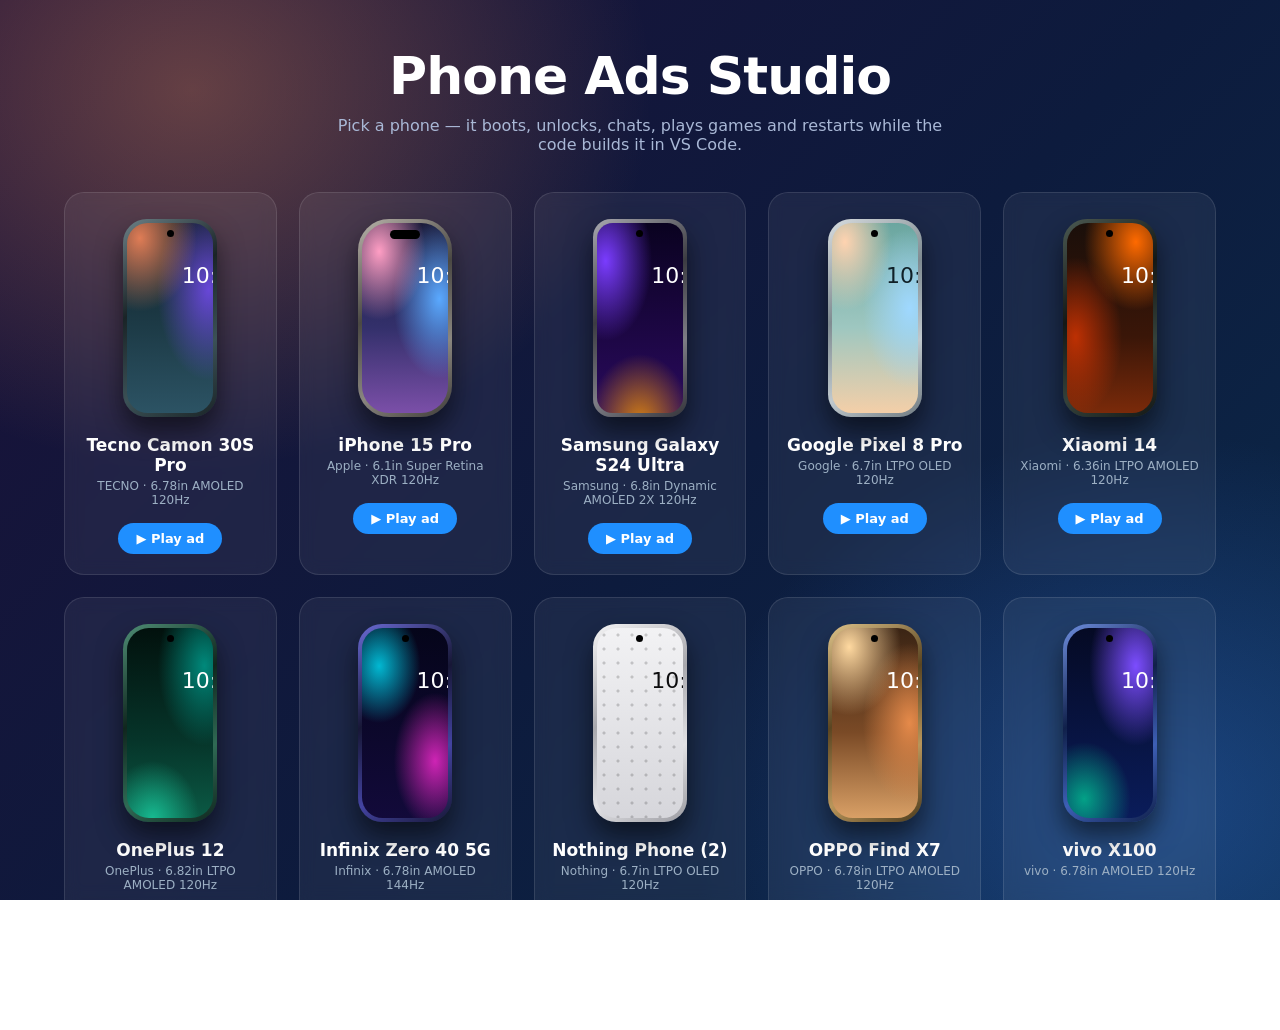
<file: index.html>
<!DOCTYPE html>
<html lang="en">
<head>
  <meta charset="UTF-8">
  <meta name="viewport" content="width=device-width, initial-scale=1">
  <title>Phone Ads Studio</title>
  <link rel="stylesheet" href="style.css">
</head>
<body class="picker">
  <header class="pk-head">
    <h1>Phone Ads Studio</h1>
    <p>Pick a phone — it boots, unlocks, chats, plays games and restarts while the code builds it in VS Code.</p>
  </header>
  <main id="pk-grid"></main>
  <script src="phones.js"></script>
  <script src="picker.js"></script>
</body>
</html>
</file>
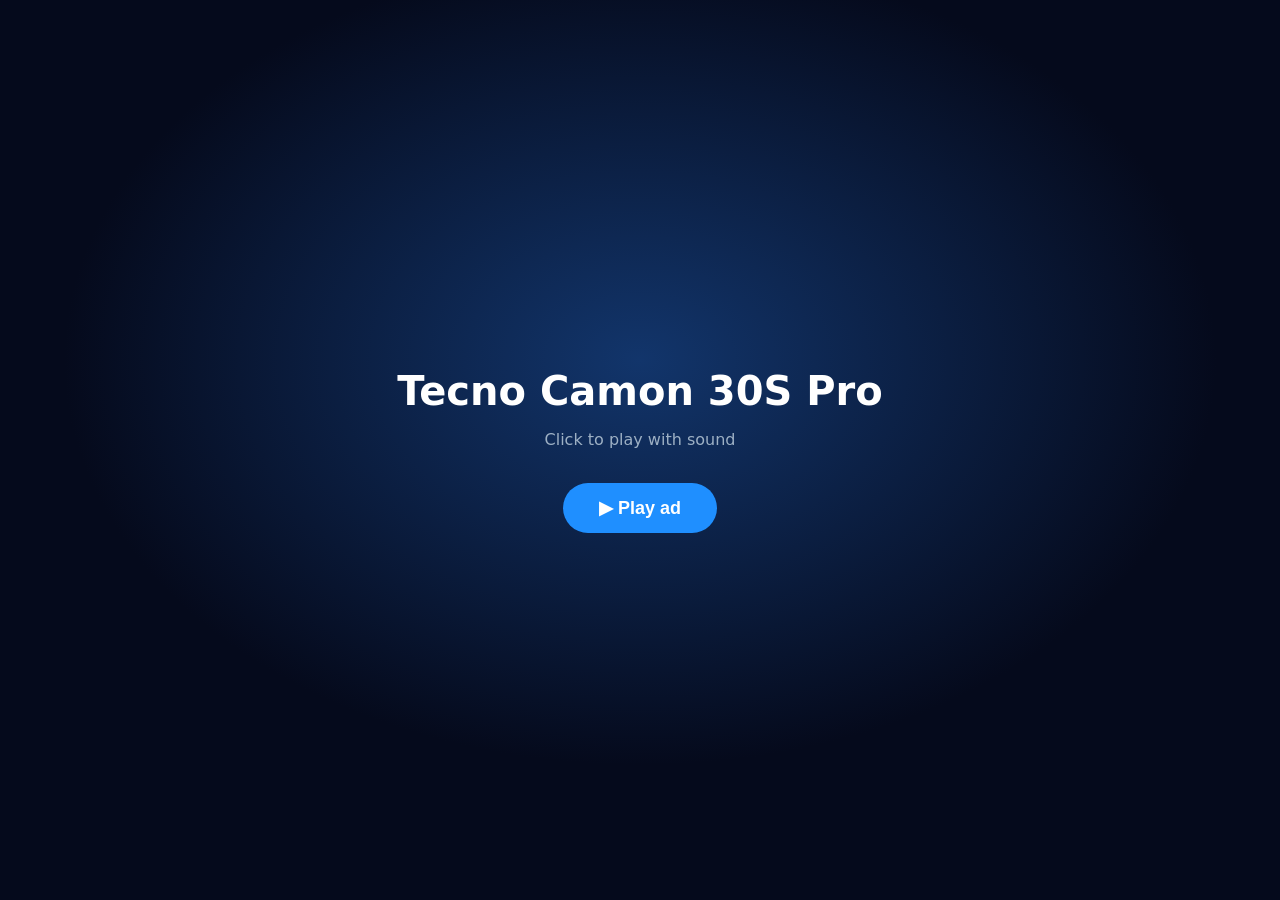
<file: ad.html>
<!DOCTYPE html>
<html lang="en">
<head>
  <meta charset="UTF-8">
  <meta name="viewport" content="width=device-width, initial-scale=1">
  <title>Phone ad — built in VS Code</title>
  <link rel="stylesheet" href="style.css">
</head>
<body>
  <div id="app">

    <!-- ================= VS CODE WINDOW ================= -->
    <section class="vscode">
      <div class="titlebar">
        <span class="dot r"></span><span class="dot y"></span><span class="dot g"></span>
        <span class="title">phone-ad — Visual Studio Code</span>
        <a class="back-link" href="index.html">← All phones</a>
      </div>

      <div class="vs-body">
        <nav class="activity">
          <span class="on">▤</span><span>⌕</span><span>⑂</span><span>▷</span><span>⊞</span>
        </nav>

        <aside class="explorer">
          <div class="ex-head">EXPLORER</div>
          <div class="ex-folder">⌄ TECNO-CAMON-30S</div>
          <ul id="files">
            <li data-f="boot.js"><b class="ic js">JS</b>boot.js</li>
            <li data-f="unlock.css"><b class="ic css">#</b>unlock.css</li>
            <li data-f="chat.html"><b class="ic html">&lt;&gt;</b>chat.html</li>
            <li data-f="notes.js"><b class="ic js">JS</b>notes.js</li>
            <li data-f="games.js"><b class="ic js">JS</b>games.js</li>
            <li data-f="camera.js"><b class="ic js">JS</b>camera.js</li>
            <li data-f="power.js"><b class="ic js">JS</b>power.js</li>
          </ul>
        </aside>

        <div class="editor">
          <div class="tabs" id="tabs"></div>
          <div class="crumbs" id="crumbs">tecno-camon-30s</div>
          <pre class="code" id="code"></pre>
        </div>
      </div>

      <div class="statusbar">
        <span>⑂ main</span><span>⊗ 0  ⚠ 0</span>
        <span class="grow"></span>
        <span id="live">● Live Preview</span>
        <span id="lang">JavaScript</span>
        <span>UTF-8</span>
      </div>
    </section>

    <!-- ================= PHONE STAGE ================= -->
    <section class="stage" id="stage">
      <div class="toast" id="toast">⚡ Live Preview updated</div>

      <div class="phone" id="phone">
        <i class="side vol"></i>
        <i class="side power" id="btn-power"></i>

        <div class="frame"><div class="bezel">
          <div class="screen-wrap" id="screen">

            <div class="punch"></div>

            <!-- BOOT -->
            <section class="screen boot" id="boot">
              <div class="boot-logo">TECNO</div>
              <div class="boot-sub">CAMON 30S Pro</div>
              <div class="boot-dots"><i></i><i></i><i></i></div>
            </section>

            <!-- HOME -->
            <section class="screen home wall" id="home">
              <div class="status"></div>
              <div class="home-widget">
                <div class="hw-time" id="home-time"></div>
                <div class="hw-date" id="home-date"></div>
              </div>
              <div class="grid">
                <div class="app" id="app-whatsapp">
                  <div class="ico" style="background:#25d366">
                    <svg viewBox="0 0 32 32" width="30" height="30" fill="none" stroke="#fff" stroke-width="2.4" stroke-linecap="round" stroke-linejoin="round"><path d="M16 4a12 12 0 0 0-10.3 18L4 28l6.2-1.6A12 12 0 1 0 16 4z"/><path d="M12 11c0 5 4 9 9 9l1.6-2.4-3-1.6-1.2 1.2c-1.6-.6-2.8-1.8-3.4-3.4l1.2-1.2L15.600 9z" fill="#fff" stroke="none"/></svg>
                  </div>
                  <span>WhatsApp</span>
                </div>
                <div class="app" id="app-notes"><div class="ico" style="background:#ffd54a">📝</div><span>Notes</span></div>
                <div class="app" id="app-games"><div class="ico" style="background:#7c4dff">🎮</div><span>Games</span></div>
                <div class="app"><div class="ico" style="background:#7e57c2">🖼️</div><span>Gallery</span></div>
                <div class="app"><div class="ico" style="background:#ef5350">🎵</div><span>Music</span></div>
                <div class="app"><div class="ico" style="background:#26a69a">🗺️</div><span>Maps</span></div>
                <div class="app"><div class="ico" style="background:#42a5f5">⛅</div><span>Weather</span></div>
                <div class="app"><div class="ico" style="background:#455a64">⏰</div><span>Clock</span></div>
                <div class="app"><div class="ico" style="background:#e53935">▶️</div><span>YouTube</span></div>
                <div class="app"><div class="ico" style="background:#546e7a">🧮</div><span>Calculator</span></div>
                <div class="app"><div class="ico" style="background:#ffa726">📁</div><span>Files</span></div>
                <div class="app"><div class="ico" style="background:#78909c">⚙️</div><span>Settings</span></div>
              </div>
              <div class="dock">
                <div class="ico" style="background:#43a047">📞</div>
                <div class="ico" style="background:#1e88e5">💬</div>
                <div class="ico" style="background:#fafafa">🌐</div>
                <div class="ico" id="app-camera" style="background:#37474f">📷</div>
              </div>
              <div class="nav"></div>
            </section>

            <!-- WHATSAPP -->
            <section class="screen app-screen wa" id="whatsapp">
              <div class="wa-head">
                <div class="status"></div>
                <div class="wa-bar">
                  <span class="back">‹</span>
                  <div class="avatar">A</div>
                  <div class="who"><b>Ada</b><small id="wa-status">online</small></div>
                  <span class="wa-icons">📹 📞 ⋮</span>
                </div>
              </div>
              <div class="wa-body" id="wa-body"></div>
              <div class="wa-input">
                <div class="wa-field empty" id="wa-field">
                  <span class="ph">Message</span><span id="wa-text"></span><span class="caret"></span>
                </div>
                <div class="wa-send" id="wa-send">🎤</div>
              </div>
              <div class="nav"></div>
            </section>

            <!-- NOTES -->
            <section class="screen app-screen notes" id="notes">
              <div class="status"></div>
              <div class="nt-bar"><span class="back">‹</span><b>Notes</b><span class="nt-ic">⋮</span></div>
              <div class="nt-title">Hello!</div>
              <div class="nt-date" id="nt-date"></div>
              <div class="nt-text"><span id="nt-text"></span><span class="caret y"></span></div>
              <div class="nt-saved" id="nt-saved">✓ Saved</div>
              <div class="nav"></div>
            </section>

            <!-- GAMES HUB -->
            <section class="screen app-screen games" id="games">
              <div class="status"></div>
              <div class="gm-head"><b>Game Space</b><small>Play · Win · Repeat</small></div>
              <div class="gm-grid">
                <div class="tile" id="tile-sky" style="background:linear-gradient(135deg,#38bdf8,#6366f1)">🐤<span>Sky Hop</span></div>
                <div class="tile" id="tile-2048" style="background:linear-gradient(135deg,#f59e0b,#ef4444)">🔢<span>2048</span></div>
                <div class="tile" style="background:linear-gradient(135deg,#10b981,#065f46)">🏎️<span>Turbo Rush</span></div>
                <div class="tile" style="background:linear-gradient(135deg,#64748b,#1e293b)">♟️<span>Chess</span></div>
                <div class="tile" style="background:linear-gradient(135deg,#ec4899,#8b5cf6)">🧩<span>Puzzle Pop</span></div>
                <div class="tile" style="background:linear-gradient(135deg,#06b6d4,#3b82f6)">🪂<span>Drop Zone</span></div>
              </div>
              <div class="nav"></div>
            </section>

            <!-- GAME PLAY -->
            <section class="screen app-screen play" id="play">
              <div class="status"></div>
              <div class="pl-bar"><span class="back">‹</span><b id="pl-title"></b><i id="pl-score">0</i></div>
              <canvas id="sky" width="284" height="560"></canvas>
              <div id="b2048"></div>
              <div class="nav"></div>
            </section>

            <!-- CAMERA -->
            <section class="screen app-screen cam" id="camera">
              <div class="status"></div>
              <div class="cam-top"><span id="cam-badge"></span><span>⚡ HDR</span></div>
              <div class="cam-view"><div class="cam-scene" id="cam-scene"><div class="sun"></div><div class="hill h1"></div><div class="hill h2"></div></div><div class="flash" id="cam-flash"></div></div>
              <div class="cam-zoom"><b>.5</b><b class="on" id="zoom-lbl">1x</b><b>2</b></div>
              <div class="cam-bar"><div class="thumb" id="cam-thumb"></div><div class="shutter" id="shutter"></div><div class="flip">🔄</div></div>
              <div class="nav"></div>
            </section>

            <!-- LOCK -->
            <section class="screen lock wall" id="lock">
              <div class="status"></div>
              <div class="lock-top">
                <div class="lock-date" id="lock-date"></div>
                <div class="lock-time" id="lock-time"></div>
              </div>
              <div class="faceid" id="faceid"><span>☺</span></div>
              <div class="fp" id="fp">
                <svg viewBox="0 0 48 48" fill="none" stroke-width="2.2" stroke-linecap="round" stroke-linejoin="round">
                  <path d="M24 8c-8 0-14 6-14 14v6"/>
                  <path d="M24 14c-5 0-9 4-9 9v7c0 3 1 6 2 8"/>
                  <path d="M24 20c-2 0-4 2-4 4v8c0 3 1 6 3 8"/>
                  <path d="M24 8c8 0 14 6 14 14v8c0 3-1 5-2 8"/>
                  <path d="M33 24v8c0 3-1 6-3 9"/>
                  <path d="M28 24c0-2-2-4-4-4"/>
                </svg>
              </div>
              <div class="lock-notif"><i>💬</i><div id="lock-n"><b>WhatsApp · Ada</b><br>Did you see the new phone? 🔥</div></div>
              <div class="lock-btn l">🔦</div><div class="lock-btn r">📷</div>
              <p class="lock-hint">Touch the sensor to unlock</p>
              <div class="nav"></div>
            </section>

            <!-- POWER MENU -->
            <section class="power-menu" id="power">
              <div class="pm-title">TECNO</div>
              <div class="opt" id="opt-off"><i class="oi red">⏻</i>Power off</div>
              <div class="opt" id="opt-restart"><i class="oi blue">↻</i>Restart</div>
            </section>

            <div class="touch" id="touch"></div>
            <div class="off on" id="off"></div>
          </div>
        </div></div>
      </div>
    </section>

    <div class="caption" id="caption"></div>
    <button id="mute" title="Sound on/off">🔊</button>
    <div id="start"><div><h1 id="st-name"></h1><p>Click to play with sound</p><button>▶ Play ad</button></div></div>

    <!-- END CARD -->
    <div class="endcard" id="endcard">
      <div class="logo">&lt;/&gt;</div>
      <h1>Build anything.</h1>
      <h2>with Visual Studio Code</h2>
      <p>made by tinyd</p>
    </div>
  </div>

  <script src="phones.js"></script>
  <script src="script.js"></script>
</body>
</html>
</file>
<file: style.css>
/* ===== base ===== */
* { box-sizing: border-box; }
html, body { margin: 0; height: 100%; overflow: hidden; }
body {
  font-family: "Segoe UI", "SF Pro Text", system-ui, -apple-system, Roboto, sans-serif;
  color: #ccc;
  background:
    radial-gradient(60% 70% at 15% 10%, #ff9a5a55 0%, transparent 60%),
    radial-gradient(60% 70% at 90% 90%, #3b82f655 0%, transparent 60%),
    linear-gradient(135deg, #1b1038, #0d1b3d 55%, #0b2a4a);
}
#app {
  height: 100vh;
  display: grid;
  grid-template-columns: minmax(0, 1fr) 430px;
  gap: 20px;
  padding: 22px;
}

/* ===== VS CODE WINDOW ===== */
.vscode {
  display: flex; flex-direction: column; min-width: 0;
  background: #1e1e1e; border-radius: 12px; overflow: hidden;
  box-shadow: 0 30px 80px rgba(0,0,0,.55), 0 0 0 1px #ffffff14;
}
.titlebar {
  height: 34px; background: #323233; display: flex; align-items: center;
  padding: 0 12px; gap: 8px; font-size: 12px; color: #9d9d9d; position: relative;
}
.dot { width: 12px; height: 12px; border-radius: 50%; }
.dot.r { background: #ff5f56; } .dot.y { background: #ffbd2e; } .dot.g { background: #27c93f; }
.title { position: absolute; left: 0; right: 0; text-align: center; pointer-events: none; }

.vs-body { flex: 1; display: flex; min-height: 0; }
.activity { width: 46px; background: #333; display: flex; flex-direction: column; align-items: center; padding-top: 8px; gap: 4px; }
.activity span { width: 46px; height: 44px; display: grid; place-items: center; font-size: 20px; color: #858585; }
.activity span.on { color: #fff; box-shadow: inset 2px 0 0 #fff; }

.explorer { width: 200px; background: #252526; font-size: 13px; flex: none; }
.ex-head { padding: 10px 16px; font-size: 11px; letter-spacing: .5px; color: #bbb; }
.ex-folder { padding: 3px 12px; font-size: 11px; font-weight: 700; color: #ccc; background: #2a2d2e; }
#files { list-style: none; margin: 0; padding: 4px 0; }
#files li { padding: 3px 14px 3px 24px; display: flex; align-items: center; gap: 8px; color: #ccc; }
#files li.active { background: #37373d; color: #fff; }
.ic { font-size: 9px; font-weight: 800; width: 16px; text-align: center; }
.ic.js { color: #e8d44d; } .ic.css { color: #42a5f5; } .ic.html { color: #e8734a; }

.editor { flex: 1; min-width: 0; display: flex; flex-direction: column; background: #1e1e1e; }
.tabs { height: 35px; background: #252526; display: flex; overflow: hidden; }
.tab { padding: 0 16px; display: flex; align-items: center; gap: 8px; font-size: 13px; color: #969696; background: #2d2d2d; border-right: 1px solid #252526; white-space: nowrap; }
.tab.active { background: #1e1e1e; color: #fff; box-shadow: inset 0 1px 0 #007acc; }
.crumbs { padding: 5px 16px; font-size: 12px; color: #8b8b8b; }
.code {
  margin: 0; padding: 6px 0 0; flex: 1; overflow: hidden;
  font: 15px/1.7 "Cascadia Code", Consolas, Menlo, "Courier New", monospace;
  color: #d4d4d4; counter-reset: ln; tab-size: 2;
}
.ln { white-space: pre; padding-right: 20px; }
.ln::before {
  counter-increment: ln; content: counter(ln);
  display: inline-block; width: 52px; padding-right: 22px; text-align: right; color: #6e7681;
}
.caret { display: inline-block; width: 2px; height: 1.1em; background: #aeafad; vertical-align: text-bottom; animation: blink 1s steps(1) infinite; }
@keyframes blink { 50% { opacity: 0; } }

.t-c { color: #6a9955; } .t-s { color: #ce9178; } .t-k { color: #569cd6; }
.t-n { color: #b5cea8; } .t-f { color: #dcdcaa; } .t-tag { color: #569cd6; }
.t-attr { color: #9cdcfe; } .t-sel { color: #d7ba7d; } .t-prop { color: #9cdcfe; }

.statusbar { height: 24px; background: #007acc; color: #fff; font-size: 12px; display: flex; align-items: center; gap: 16px; padding: 0 12px; }
.statusbar .grow { flex: 1; }
#live.busy { animation: blink .5s steps(1) infinite; }

/* ===== STAGE + PHONE ===== */
.stage { position: relative; min-height: 0; }
.toast {
  position: absolute; top: 4px; left: 50%; transform: translate(-50%, -14px); opacity: 0;
  background: #0f172acc; color: #fff; border: 1px solid #ffffff22; backdrop-filter: blur(8px);
  padding: 7px 14px; border-radius: 999px; font-size: 13px; transition: .35s; z-index: 5;
}
.toast.show { opacity: 1; transform: translate(-50%, 0); }

.phone {
  position: absolute; left: 50%; top: 50%; width: 300px; height: 660px;
  transform: translate(-50%, -50%) scale(var(--ps, 1));
  filter: drop-shadow(0 30px 40px rgba(0,0,0,.55));
}
.frame {
  position: absolute; inset: 0; border-radius: 50px; padding: 4px;
  background: linear-gradient(145deg, #6c8187, #1a2427 38%, #3b5156 70%, #1a2427);
}
.bezel { width: 100%; height: 100%; border-radius: 46px; background: #000; padding: 6px; }
.screen-wrap { position: relative; width: 100%; height: 100%; border-radius: 40px; overflow: hidden; background: #000; isolation: isolate; }
.screen-wrap::after { /* curved-edge glass */
  content: ""; position: absolute; inset: 0; border-radius: inherit; pointer-events: none; z-index: 70;
  box-shadow: inset 0 0 16px rgba(255,255,255,.10), inset 0 0 2px rgba(255,255,255,.25);
}
.side { position: absolute; right: -3px; width: 4px; border-radius: 3px; background: linear-gradient(90deg, #0d1517, #4b6168); transition: .12s; }
.side.vol { top: 120px; height: 84px; }
.side.power { top: 235px; height: 58px; }
.side.power.pressed { transform: translateX(-3px); background: #8fe3ff; box-shadow: 0 0 14px #5fd0ff; }
.punch { position: absolute; top: 12px; left: 50%; width: 11px; height: 11px; margin-left: -5.5px; border-radius: 50%; background: #05060a; box-shadow: 0 0 0 2px #10131a, inset 0 0 3px #2a3a66; z-index: 80; }

/* generic screens */
.screen { position: absolute; inset: 0; opacity: 0; visibility: hidden; transition: opacity .38s ease, transform .38s ease, visibility 0s .38s; }
.screen.show { opacity: 1; visibility: visible; transition: opacity .38s ease, transform .38s ease, visibility 0s; }
.app-screen { transform: scale(.9); }
.app-screen.show { transform: scale(1); }

.status { position: absolute; top: 0; left: 0; right: 0; height: 40px; padding: 13px 26px 0 28px; display: flex; justify-content: space-between; font-size: 12px; font-weight: 600; color: #fff; z-index: 20; }
.st-icons { display: flex; align-items: center; gap: 5px; }
.sig { display: inline-flex; gap: 1.5px; align-items: flex-end; height: 10px; }
.sig b { width: 2.5px; background: #fff; border-radius: 1px; }
.sig b:nth-child(1) { height: 3px; } .sig b:nth-child(2) { height: 5px; } .sig b:nth-child(3) { height: 7px; } .sig b:nth-child(4) { height: 10px; }
.bat { width: 20px; height: 10px; border: 1.5px solid #fff; border-radius: 3px; padding: 1px; }
.bat b { display: block; height: 100%; width: 80%; background: #fff; border-radius: 1px; }
.nav { position: absolute; bottom: 7px; left: 50%; width: 96px; height: 4px; margin-left: -48px; border-radius: 3px; background: rgba(255,255,255,.75); z-index: 20; }

.wall {
  background:
    radial-gradient(120% 70% at 15% 8%, #ff8a5cdd 0%, transparent 55%),
    radial-gradient(100% 80% at 95% 35%, #7c4dffcc 0%, transparent 60%),
    linear-gradient(180deg, #0f2027, #1d3b47 55%, #2c5364);
}

/* ---- boot ---- */
.boot { background: #000; display: flex; flex-direction: column; align-items: center; justify-content: center; }
.boot-logo { font: 800 36px/1 "Segoe UI", system-ui, sans-serif; letter-spacing: 9px; padding-left: 9px; opacity: 0;
  background: linear-gradient(90deg, #1e88e5, #6fd3ff, #fff, #6fd3ff, #1e88e5); background-size: 250% 100%;
  -webkit-background-clip: text; background-clip: text; color: transparent; }
.boot-sub { margin-top: 14px; font-size: 11px; letter-spacing: 5px; color: #8a97a6; opacity: 0; padding-left: 5px; }
.boot-dots { position: absolute; bottom: 80px; display: flex; gap: 8px; opacity: 0; }
.boot-dots i { width: 7px; height: 7px; border-radius: 50%; background: #6fd3ff; animation: dot 1s ease-in-out infinite; }
.boot-dots i:nth-child(2) { animation-delay: .15s; } .boot-dots i:nth-child(3) { animation-delay: .3s; }
@keyframes dot { 0%,100% { transform: translateY(0); opacity: .35; } 50% { transform: translateY(-6px); opacity: 1; } }
.boot.play .boot-logo { animation: logoIn 1.3s ease forwards, shimmer 2.4s linear 1.3s infinite; }
.boot.play .boot-sub { animation: fadeUp .9s ease .9s forwards; }
.boot.play .boot-dots { animation: fadeUp .6s ease 1.6s forwards; }
@keyframes logoIn { from { opacity: 0; transform: scale(.8); letter-spacing: 22px; filter: blur(8px); } to { opacity: 1; transform: scale(1); letter-spacing: 9px; filter: blur(0); } }
@keyframes shimmer { to { background-position: -250% 0; } }
@keyframes fadeUp { from { opacity: 0; transform: translateY(8px); } to { opacity: 1; transform: none; } }

/* ---- lock ---- */
.lock { z-index: 5; transition: opacity .38s ease, transform .75s cubic-bezier(.65,0,.25,1), visibility 0s .38s; }
.lock.show { transition: opacity .38s ease, transform .75s cubic-bezier(.65,0,.25,1), visibility 0s; }
.lock.unlocked { transform: translateY(-100%); }
.lock.no-anim, .lock.no-anim.show { transition: none; }
.lock-top { position: absolute; top: 76px; left: 0; right: 0; text-align: center; color: #fff; }
.lock-date { font-size: 14px; opacity: .9; }
.lock-time { font-size: 84px; font-weight: 200; line-height: 1.05; letter-spacing: -2px; }
.fp { position: absolute; bottom: 92px; left: 50%; width: 66px; height: 66px; margin-left: -33px; border-radius: 50%; display: grid; place-items: center; background: rgba(255,255,255,.10); border: 1px solid rgba(255,255,255,.25); }
.fp svg { width: 40px; height: 40px; stroke: rgba(255,255,255,.85); transition: stroke .25s; }
.fp.scan { animation: scan 1s ease; } .fp.scan svg { stroke: #6fd3ff; }
.fp.ok svg { stroke: #69f0ae; } .fp.ok { border-color: #69f0ae; box-shadow: 0 0 18px #69f0ae88; }
@keyframes scan { 0%,100% { box-shadow: 0 0 0 0 #6fd3ff88; } 50% { box-shadow: 0 0 0 14px #6fd3ff00, 0 0 22px #6fd3ffaa; } }
.lock-hint { position: absolute; bottom: 62px; left: 0; right: 0; text-align: center; margin: 0; font-size: 11px; color: rgba(255,255,255,.7); }

/* ---- home ---- */
.home-widget { position: absolute; top: 62px; left: 24px; color: #fff; }
.hw-time { font-size: 44px; font-weight: 300; letter-spacing: -1px; }
.hw-date { font-size: 13px; opacity: .85; }
.grid { position: absolute; top: 190px; left: 0; right: 0; padding: 0 18px; display: grid; grid-template-columns: repeat(4, 1fr); row-gap: 22px; }
.app { display: flex; flex-direction: column; align-items: center; gap: 6px; font-size: 10px; color: #fff; text-shadow: 0 1px 3px #0008; }
.ico { width: 54px; height: 54px; border-radius: 17px; display: grid; place-items: center; font-size: 25px; box-shadow: 0 4px 10px rgba(0,0,0,.25); }
.dock { position: absolute; left: 14px; right: 14px; bottom: 26px; height: 74px; border-radius: 28px; background: rgba(255,255,255,.18); backdrop-filter: blur(14px); display: flex; justify-content: space-around; align-items: center; }

/* ---- whatsapp ---- */
.wa { background: #0b141a; display: flex; flex-direction: column; }
.wa-head { background: #1f2c34; padding-top: 40px; position: relative; flex: none; }
.wa-bar { height: 52px; display: flex; align-items: center; gap: 8px; padding: 0 12px 0 8px; color: #e9edef; }
.back { font-size: 28px; line-height: 1; padding: 0 2px 4px; }
.avatar { width: 34px; height: 34px; border-radius: 50%; display: grid; place-items: center; font-weight: 700; color: #fff; background: linear-gradient(135deg, #ff7a8a, #7c4dff); }
.who { display: flex; flex-direction: column; flex: 1; line-height: 1.2; }
.who b { font-size: 15px; } .who small { font-size: 11px; color: #8696a0; }
.wa-icons { font-size: 14px; letter-spacing: 6px; }
.wa-body { flex: 1; display: flex; flex-direction: column; justify-content: flex-end; gap: 6px; padding: 10px; overflow: hidden;
  background: radial-gradient(circle at 20% 20%, #ffffff06 0 2px, transparent 3px) 0 0 / 26px 26px, #0b141a; }
.msg { max-width: 80%; padding: 7px 10px 4px; border-radius: 10px; font-size: 14px; color: #e9edef; animation: pop .28s ease; line-height: 1.3; }
.msg.out { align-self: flex-end; background: #005c4b; border-top-right-radius: 2px; }
.msg.in { align-self: flex-start; background: #202c33; border-top-left-radius: 2px; }
.meta { font-size: 9px; color: #ffffff99; text-align: right; margin-top: 1px; }
.meta .tick { color: #53bdeb; margin-left: 3px; }
.msg.typing { display: flex; gap: 4px; padding: 11px 12px; }
.msg.typing i { width: 6px; height: 6px; border-radius: 50%; background: #8696a0; animation: dot .9s ease-in-out infinite; }
.msg.typing i:nth-child(2) { animation-delay: .15s; } .msg.typing i:nth-child(3) { animation-delay: .3s; }
@keyframes pop { from { opacity: 0; transform: translateY(8px) scale(.92); } to { opacity: 1; transform: none; } }
.wa-input { flex: none; display: flex; gap: 6px; padding: 6px 8px 22px; background: #0b141a; }
.wa-field { flex: 1; height: 40px; background: #1f2c34; border-radius: 22px; display: flex; align-items: center; padding: 0 14px; font-size: 14px; color: #e9edef; white-space: nowrap; overflow: hidden; }
.wa-field .ph { color: #8696a0; display: none; }
.wa-field.empty .ph { display: inline; }
.wa-field .caret { height: 1em; margin-left: 1px; background: #00a884; }
.wa-send { width: 40px; height: 40px; border-radius: 50%; background: #00a884; display: grid; place-items: center; color: #fff; font-size: 17px; transition: transform .15s; }

/* ---- notes ---- */
.notes { background: #17181a; color: #f3f3f3; }
.nt-bar { position: absolute; top: 44px; left: 0; right: 0; height: 44px; display: flex; align-items: center; gap: 10px; padding: 0 14px 0 10px; }
.nt-bar b { flex: 1; font-size: 17px; font-weight: 600; } .nt-ic { font-size: 20px; }
.notes .back { color: #ffd54a; }
.nt-title { position: absolute; top: 112px; left: 22px; font-size: 30px; font-weight: 700; }
.nt-date { position: absolute; top: 156px; left: 22px; font-size: 12px; color: #8d8d92; }
.nt-text { position: absolute; top: 196px; left: 22px; right: 22px; font-size: 27px; font-weight: 500; line-height: 1.3; color: #ffe07a; }
.caret.y { background: #ffd54a; height: 1.05em; }
.nt-saved { position: absolute; bottom: 60px; left: 50%; transform: translate(-50%, 12px); opacity: 0; background: #ffd54a; color: #1a1a1a; font-weight: 700; font-size: 13px; padding: 8px 18px; border-radius: 999px; transition: .35s; }
.nt-saved.show { opacity: 1; transform: translate(-50%, 0); }

/* ---- power menu ---- */
.power-menu { position: absolute; inset: 0; z-index: 30; background: rgba(5,8,14,.6); backdrop-filter: blur(16px); display: flex; flex-direction: column; align-items: center; justify-content: center; gap: 14px; opacity: 0; visibility: hidden; transform: scale(1.06); transition: .3s ease; }
.power-menu.show { opacity: 1; visibility: visible; transform: none; }
.pm-title { font-size: 12px; letter-spacing: 6px; color: #9db0c4; margin-bottom: 8px; }
.opt { width: 236px; padding: 12px 16px; border-radius: 24px; background: rgba(255,255,255,.12); display: flex; align-items: center; gap: 14px; font-size: 16px; color: #fff; transition: .2s; }
.opt.active { background: rgba(79,195,247,.4); transform: scale(.96); }
.oi { font-style: normal; width: 38px; height: 38px; border-radius: 50%; display: grid; place-items: center; font-size: 20px; }
.oi.red { background: #e53935; } .oi.blue { background: #1e88e5; }

/* ---- touch + off ---- */
.touch { position: absolute; left: 150px; top: 560px; width: 46px; height: 46px; margin: -23px 0 0 -23px; border-radius: 50%; background: rgba(255,255,255,.3); border: 2px solid rgba(255,255,255,.75); box-shadow: 0 0 16px rgba(255,255,255,.45); z-index: 60; opacity: 0; pointer-events: none;
  transition: left .65s cubic-bezier(.4,0,.2,1), top .65s cubic-bezier(.4,0,.2,1), opacity .2s; }
.touch.on { opacity: 1; }
.touch.tap { animation: tapAnim .32s ease; }
@keyframes tapAnim { 50% { transform: scale(.7); background: rgba(255,255,255,.55); } }
.off { position: absolute; inset: 0; background: #000; z-index: 50; opacity: 0; pointer-events: none; transition: opacity .4s ease; }
.off.on { opacity: 1; }

/* ---- caption + end card ---- */
.caption { position: fixed; left: 50%; bottom: 34px; transform: translate(-50%, 18px); opacity: 0; z-index: 40;
  padding: 12px 26px; border-radius: 999px; background: #0b1020d9; border: 1px solid #ffffff22; backdrop-filter: blur(10px);
  color: #fff; font-size: 22px; font-weight: 600; letter-spacing: .3px; white-space: nowrap; box-shadow: 0 10px 40px rgba(0,0,0,.5); }
.caption.in { animation: capIn .6s ease forwards; }
@keyframes capIn { to { opacity: 1; transform: translate(-50%, 0); } }

.endcard { position: fixed; inset: 0; z-index: 100; display: flex; flex-direction: column; align-items: center; justify-content: center; text-align: center;
  background: radial-gradient(60% 60% at 50% 40%, #0e4c8a 0%, #070d1f 70%); opacity: 0; visibility: hidden; transition: opacity .7s ease, visibility 0s .7s; }
.endcard.show { opacity: 1; visibility: visible; transition: opacity .7s ease, visibility 0s; }
.endcard .logo { width: 96px; height: 96px; border-radius: 24px; display: grid; place-items: center; font-size: 40px; font-weight: 800; color: #fff;
  background: linear-gradient(135deg, #1fa2ff, #0b5ed7); box-shadow: 0 0 60px #1fa2ff88; transform: scale(.7); transition: transform .8s cubic-bezier(.2,1.4,.4,1) .2s; }
.endcard.show .logo { transform: none; }
.endcard h1 { margin: 26px 0 4px; font-size: 54px; color: #fff; letter-spacing: -1px; }
.endcard h2 { margin: 0; font-size: 24px; font-weight: 400; color: #8ec9ff; }
.endcard p { margin-top: 34px; font-size: 15px; letter-spacing: 3px; color: #9db0c4; text-transform: lowercase; }

/* ---- small screens ---- */
@media (max-width: 1100px) { .explorer { display: none; } #app { grid-template-columns: minmax(0,1fr) 380px; } }
@media (max-width: 860px) {
  #app { grid-template-columns: 1fr; grid-template-rows: 60vh 1fr; }
  .stage { order: -1; }
  .caption { font-size: 15px; bottom: 14px; }
}

/* ================= MULTI-PHONE ADDITIONS ================= */
/* per-phone look (values come from phones.js) */
.frame { background: var(--frame); border-radius: calc(var(--r, 40px) + 10px); }
.bezel { border-radius: calc(var(--r, 40px) + 6px); padding: var(--b, 6px); }
.screen-wrap { border-radius: var(--r, 40px); }
.wall { background: var(--wall); }
.wall, .wall .status, .wall .lock-top, .wall .home-widget, .wall .app, .wall .lock-hint, .wall .lock-notif { color: var(--ink, #fff); }
.wall .sig b, .wall .bat b, .wall .nav { background: var(--ink, #fff); }
.wall .bat { border-color: var(--ink, #fff); }
.wall .fp svg { stroke: var(--ink, #fff); }
.wall .fp.scan svg { stroke: #6fd3ff; } .wall .fp.ok svg { stroke: #2fbf71; }

/* camera cut-outs + glass */
.punch { background: radial-gradient(circle at 36% 34%, #26356d 0, #05060a 62%); }
.p-island .punch { width: 86px; height: 26px; margin-left: -43px; top: 11px; border-radius: 14px; background: #000; box-shadow: none; }
.p-island .side.vol { right: auto; left: -3px; }
.screen-wrap::before { content: ""; position: absolute; inset: 0; border-radius: inherit; z-index: 71; pointer-events: none;
  background: linear-gradient(115deg, rgba(255,255,255,.12), transparent 30%, transparent 70%, rgba(255,255,255,.05)); }

/* richer lock screen */
.lock-notif { position: absolute; top: 236px; left: 16px; right: 16px; padding: 10px 12px; border-radius: 20px; background: rgba(255,255,255,.2); backdrop-filter: blur(14px); font-size: 12px; line-height: 1.35; display: flex; gap: 10px; align-items: center; }
.lock-notif i { font-style: normal; width: 30px; height: 30px; border-radius: 9px; display: grid; place-items: center; background: #25d366; font-size: 16px; }
.lock-btn { position: absolute; bottom: 34px; width: 44px; height: 44px; border-radius: 50%; background: rgba(0,0,0,.35); display: grid; place-items: center; font-size: 18px; }
.lock-btn.l { left: 30px; } .lock-btn.r { right: 30px; }
.grid { row-gap: 18px; }

/* games */
.games { background: linear-gradient(180deg, #0f172a, #1e1b4b); color: #fff; }
.gm-head { position: absolute; top: 52px; left: 20px; display: flex; flex-direction: column; }
.gm-head b { font-size: 26px; } .gm-head small { color: #a5b4fc; font-size: 12px; }
.gm-grid { position: absolute; top: 124px; left: 16px; right: 16px; display: grid; grid-template-columns: 1fr 1fr; gap: 12px; }
.tile { height: 120px; border-radius: 22px; display: flex; flex-direction: column; align-items: center; justify-content: center; gap: 6px; font-size: 38px; box-shadow: 0 8px 18px #0006; }
.tile span { font-size: 13px; font-weight: 700; }
.play { background: #0b1020; color: #fff; }
.pl-bar { position: absolute; top: 44px; left: 0; right: 0; height: 40px; display: flex; align-items: center; gap: 8px; padding: 0 14px 0 10px; z-index: 5; }
.pl-bar b { flex: 1; } .pl-bar i { font-style: normal; background: #ffffff2e; padding: 3px 12px; border-radius: 12px; font-weight: 800; }
#sky { position: absolute; top: 88px; left: 0; width: 100%; height: calc(100% - 88px); }
#b2048 { position: absolute; top: 150px; left: 12px; right: 12px; display: none; grid-template-columns: repeat(4, 1fr); gap: 8px; padding: 8px; border-radius: 12px; background: #bbada0; }
#b2048 .t { aspect-ratio: 1; border-radius: 8px; display: grid; place-items: center; font-weight: 800; font-size: 22px; transition: background .15s; }

.back-link { position: absolute; right: 12px; color: #9cdcfe; text-decoration: none; font-size: 12px; z-index: 2; }
.back-link:hover { color: #fff; }

/* ================= PICKER PAGE ================= */
body.picker { height: 100%; overflow: auto; }
.pk-head { text-align: center; padding: 46px 20px 8px; color: #fff; }
.pk-head h1 { margin: 0; font-size: clamp(30px, 5vw, 52px); letter-spacing: -1px; }
.pk-head p { margin: 10px auto 0; max-width: 640px; color: #a9b8d6; }
#pk-grid { display: grid; grid-template-columns: repeat(auto-fill, minmax(210px, 1fr)); gap: 22px; max-width: 1300px; margin: 0 auto; padding: 30px 5vw 70px; }
.card { display: flex; flex-direction: column; align-items: center; text-align: center; padding: 26px 16px 20px; border-radius: 20px; text-decoration: none; color: #fff;
  background: #ffffff0f; border: 1px solid #ffffff1c; backdrop-filter: blur(8px); transition: transform .2s, background .2s, box-shadow .2s; }
.card:hover { transform: translateY(-6px); background: #ffffff1c; box-shadow: 0 18px 40px #0007; }
.card h3 { margin: 0 0 4px; font-size: 17px; } .card small { color: #9db0c4; font-size: 12px; min-height: 30px; }
.go { margin-top: 14px; padding: 8px 18px; border-radius: 999px; background: #1f8fff; font-weight: 700; font-size: 13px; }
.mini { position: relative; width: 94px; height: 198px; margin-bottom: 18px; padding: 4px; background: var(--frame); border-radius: calc(var(--r) * .6); box-shadow: 0 14px 26px #0008; }
.mini i { display: block; position: relative; height: 100%; border-radius: calc(var(--r) * .52); background: var(--wall); overflow: hidden; }
.mini i::before { content: "10:09"; position: absolute; top: 40px; width: 100%; text-align: center; font-size: 22px; font-weight: 300; font-style: normal; color: var(--ink); }
.mini i::after { content: ""; position: absolute; top: 7px; left: 50%; width: 7px; height: 7px; margin-left: -3.5px; border-radius: 50%; background: #000; }
.mini.p-island i::after { width: 30px; height: 9px; margin-left: -15px; border-radius: 6px; }

/* ================= OS LOOKS (Tecno keeps the default look) ================= */
.lock-top { display: flex; flex-direction: column; align-items: center; }
.faceid { display: none; }
.ui-ios .faceid { display: grid; position: absolute; left: 50%; top: 400px; width: 84px; height: 84px; margin-left: -42px; border-radius: 26px; border: 3px solid rgba(255,255,255,.85); place-items: center; font-size: 40px; background: rgba(255,255,255,.08); transition: .3s; }
.faceid.scan { animation: scan 1s ease; border-style: dashed; }
.faceid.ok { border-color: #32d74b; color: #32d74b; box-shadow: 0 0 18px #32d74b88; }
.faceid.ok span { display: none; } .faceid.ok::after { content: "✓"; }

/* iOS */
.ui-ios { font-family: -apple-system, "SF Pro Text", "Helvetica Neue", system-ui, sans-serif; }
.ui-ios .fp { display: none; }
.ui-ios .ico { width: 56px; height: 56px; border-radius: 14px; }
.ui-ios .app span { font-size: 10.5px; text-shadow: none; }
.ui-ios .dock { border-radius: 30px; background: rgba(255,255,255,.22); }
.ui-ios .status { padding: 15px 34px 0 36px; font-weight: 700; font-size: 13px; }
.ui-ios .st-icons span:nth-child(2) { display: none; }
.ui-ios .lock-top { top: 92px; } .ui-ios .lock-date { font-size: 17px; font-weight: 600; opacity: .85; }
.ui-ios .lock-time { font-size: 86px; font-weight: 600; letter-spacing: -3px; }
.ui-ios .lock-notif { top: 262px; border-radius: 22px; }
.ui-ios .side.vol { height: 34px; top: 110px; box-shadow: 0 50px 0 #8a867f, 0 96px 0 #8a867f; }
.ui-ios .msg.out, .ui-ios .wa-send { background: #0a84ff; } .ui-ios .msg.in, .ui-ios .wa-field { background: #26262a; }
.ui-ios .wa-head { background: #1c1c1e; } .ui-ios .wa-body { background: #000; } .ui-ios .meta .tick { display: none; }
.ui-ios .wa-field .caret { background: #0a84ff; }
.slide { width: 250px; height: 58px; border-radius: 30px; background: rgba(255,255,255,.18); position: relative; display: flex; align-items: center; justify-content: center; color: #fff; font-size: 14px; }
.slide i { position: absolute; left: 5px; top: 5px; width: 48px; height: 48px; border-radius: 50%; background: #fff; color: #e53935; display: grid; place-items: center; font-style: normal; font-size: 22px; transition: transform .7s ease; }
.slide.go i { transform: translateX(190px); }
.cancel { margin-top: 10px; color: #fff; font-size: 15px; }

/* Samsung One UI */
.ui-oneui .ico { border-radius: 20px; } .ui-oneui .app span { font-weight: 500; }
.ui-oneui .lock-top { top: 70px; flex-direction: column-reverse; }
.ui-oneui .lock-time { font-size: 80px; font-weight: 700; letter-spacing: -2px; }
.ui-oneui .dock { border-radius: 26px; background: rgba(255,255,255,.2); }
/* Pixel */
.ui-pixel .ico { border-radius: 50%; } .ui-pixel .app span { font-weight: 500; }
.ui-pixel .lock-top { align-items: flex-start; padding-left: 28px; top: 80px; }
.ui-pixel .lock-time { font-size: 100px; font-weight: 400; line-height: .95; letter-spacing: -4px; }
.ui-pixel .hw-time { display: none; } .ui-pixel .home-widget { top: 70px; }
.ui-pixel .hw-date { font-size: 18px; font-weight: 500; } .ui-pixel .hw-date::after { content: "  ☀ 27°C"; }
.ui-pixel .dock { background: transparent; backdrop-filter: none; }
.ui-oneui .home::after, .ui-pixel .home::after { content: "G   Search"; position: absolute; left: 18px; right: 18px; bottom: 112px; height: 40px; border-radius: 20px; background: rgba(255,255,255,.9); color: #444; display: flex; align-items: center; padding-left: 16px; font-size: 13px; }
/* Xiaomi HyperOS */
.ui-hyper .ico { border-radius: 17px; }
.ui-hyper .lock-top { top: 70px; flex-direction: column-reverse; }
.ui-hyper .lock-time { font-size: 92px; font-weight: 800; letter-spacing: -5px; } .ui-hyper .lock-date { font-weight: 600; }
.ui-hyper .dock { border-radius: 34px; }
/* OnePlus OxygenOS */
.ui-oxygen .ico { border-radius: 50%; }
.ui-oxygen .lock-top { top: 76px; flex-direction: column-reverse; }
.ui-oxygen .lock-time { font-size: 96px; font-weight: 200; letter-spacing: -4px; color: #7dffd0; }
.ui-oxygen .dock { background: transparent; backdrop-filter: none; }
/* Infinix XOS */
.ui-xos .ico { border-radius: 18px; border: 1px solid #ffffff33; box-shadow: 0 0 14px #00e5ff55, 0 4px 10px #0006; }
.ui-xos .lock-time { font-size: 80px; font-weight: 700; background: linear-gradient(90deg,#00e5ff,#ff2bd6); -webkit-background-clip: text; background-clip: text; color: transparent; }
.ui-xos .dock { border: 1px solid #ffffff33; }
/* Nothing OS */
.ui-nothing .ico { border-radius: 50%; background: #101010 !important; filter: grayscale(1) brightness(1.5); }
.ui-nothing .app span, .ui-nothing .lock-date, .ui-nothing .hw-time { font-family: "Courier New", monospace; text-transform: lowercase; font-weight: 700; letter-spacing: .5px; }
.ui-nothing .lock-time { font-family: "Courier New", monospace; font-size: 70px; font-weight: 700; letter-spacing: 6px; }
.ui-nothing .lock-time::after { content: "•"; color: #ff3b30; }
.ui-nothing .dock { background: #ffffff99; }
/* OPPO ColorOS */
.ui-color .ico { border-radius: 20px; }
.ui-color .lock-top { top: 90px; } .ui-color .lock-time { font-size: 92px; font-weight: 200; }
.ui-color .dock { border-radius: 30px; background: rgba(255,255,255,.26); }
/* vivo OriginOS */
.ui-origin .ico { border-radius: 16px; box-shadow: inset 0 0 0 1px #ffffff40, 0 4px 10px #0006; }
.ui-origin .lock-top { align-items: flex-start; padding-left: 26px; }
.ui-origin .lock-time { font-size: 78px; font-weight: 600; } .ui-origin .dock { border-radius: 26px; }

/* camera */
.cam { background: #000; color: #fff; }
.cam-top { position: absolute; top: 46px; left: 0; right: 0; display: flex; justify-content: space-between; padding: 0 18px; font-size: 11px; font-weight: 700; z-index: 3; }
.cam-view { position: absolute; top: 84px; left: 6px; right: 6px; bottom: 150px; overflow: hidden; border-radius: 18px; }
.cam-scene { position: absolute; inset: 0; background: linear-gradient(180deg,#ff9966,#ff5e62 45%,#2c3e50); transition: transform 1.5s ease; transform-origin: 50% 62%; }
.cam-scene.zoom { transform: scale(2.4); }
.sun { position: absolute; left: 50%; top: 42%; width: 70px; height: 70px; margin-left: -35px; border-radius: 50%; background: #fff3b0; box-shadow: 0 0 60px #fff3b0; }
.hill { position: absolute; bottom: -10px; width: 140%; height: 42%; border-radius: 50%; }
.h1 { left: -30%; background: #1b2a36; } .h2 { left: 10%; bottom: -18%; background: #0f1a22; }
.flash { position: absolute; inset: 0; background: #fff; opacity: 0; pointer-events: none; z-index: 3; }
.flash.go { animation: fl .45s ease; } @keyframes fl { 0% { opacity: .95; } 100% { opacity: 0; } }
.cam-zoom { position: absolute; bottom: 112px; left: 0; right: 0; display: flex; justify-content: center; gap: 10px; font-size: 12px; }
.cam-zoom b { width: 32px; height: 32px; border-radius: 50%; background: #0008; display: grid; place-items: center; } .cam-zoom b.on { color: #ffd54a; }
.cam-bar { position: absolute; bottom: 28px; left: 0; right: 0; display: flex; justify-content: space-around; align-items: center; }
.thumb { width: 44px; height: 44px; border-radius: 10px; background: #222; border: 2px solid #fff3; transition: .3s; } .thumb.has { background: linear-gradient(180deg,#ff9966,#2c3e50); }
.shutter { width: 66px; height: 66px; border-radius: 50%; background: #fff; box-shadow: inset 0 0 0 4px #000, 0 0 0 3px #fff; }
.flip { width: 44px; height: 44px; border-radius: 50%; background: #2228; display: grid; place-items: center; }

/* start screen + mute */
#start { position: fixed; inset: 0; z-index: 200; display: grid; place-items: center; text-align: center; color: #fff; background: radial-gradient(60% 60% at 50% 40%, #12356b, #050a1c 75%); transition: opacity .5s; }
#start.hide { opacity: 0; pointer-events: none; }
#start h1 { margin: 0; font-size: 40px; } #start p { color: #9db0c4; }
#start button { margin-top: 18px; padding: 14px 36px; border: 0; border-radius: 999px; background: #1f8fff; color: #fff; font-weight: 700; font-size: 18px; cursor: pointer; }
#mute { position: fixed; right: 18px; bottom: 18px; z-index: 150; width: 44px; height: 44px; border-radius: 50%; border: 1px solid #ffffff33; background: #0b1020cc; color: #fff; font-size: 18px; cursor: pointer; }
</file>
